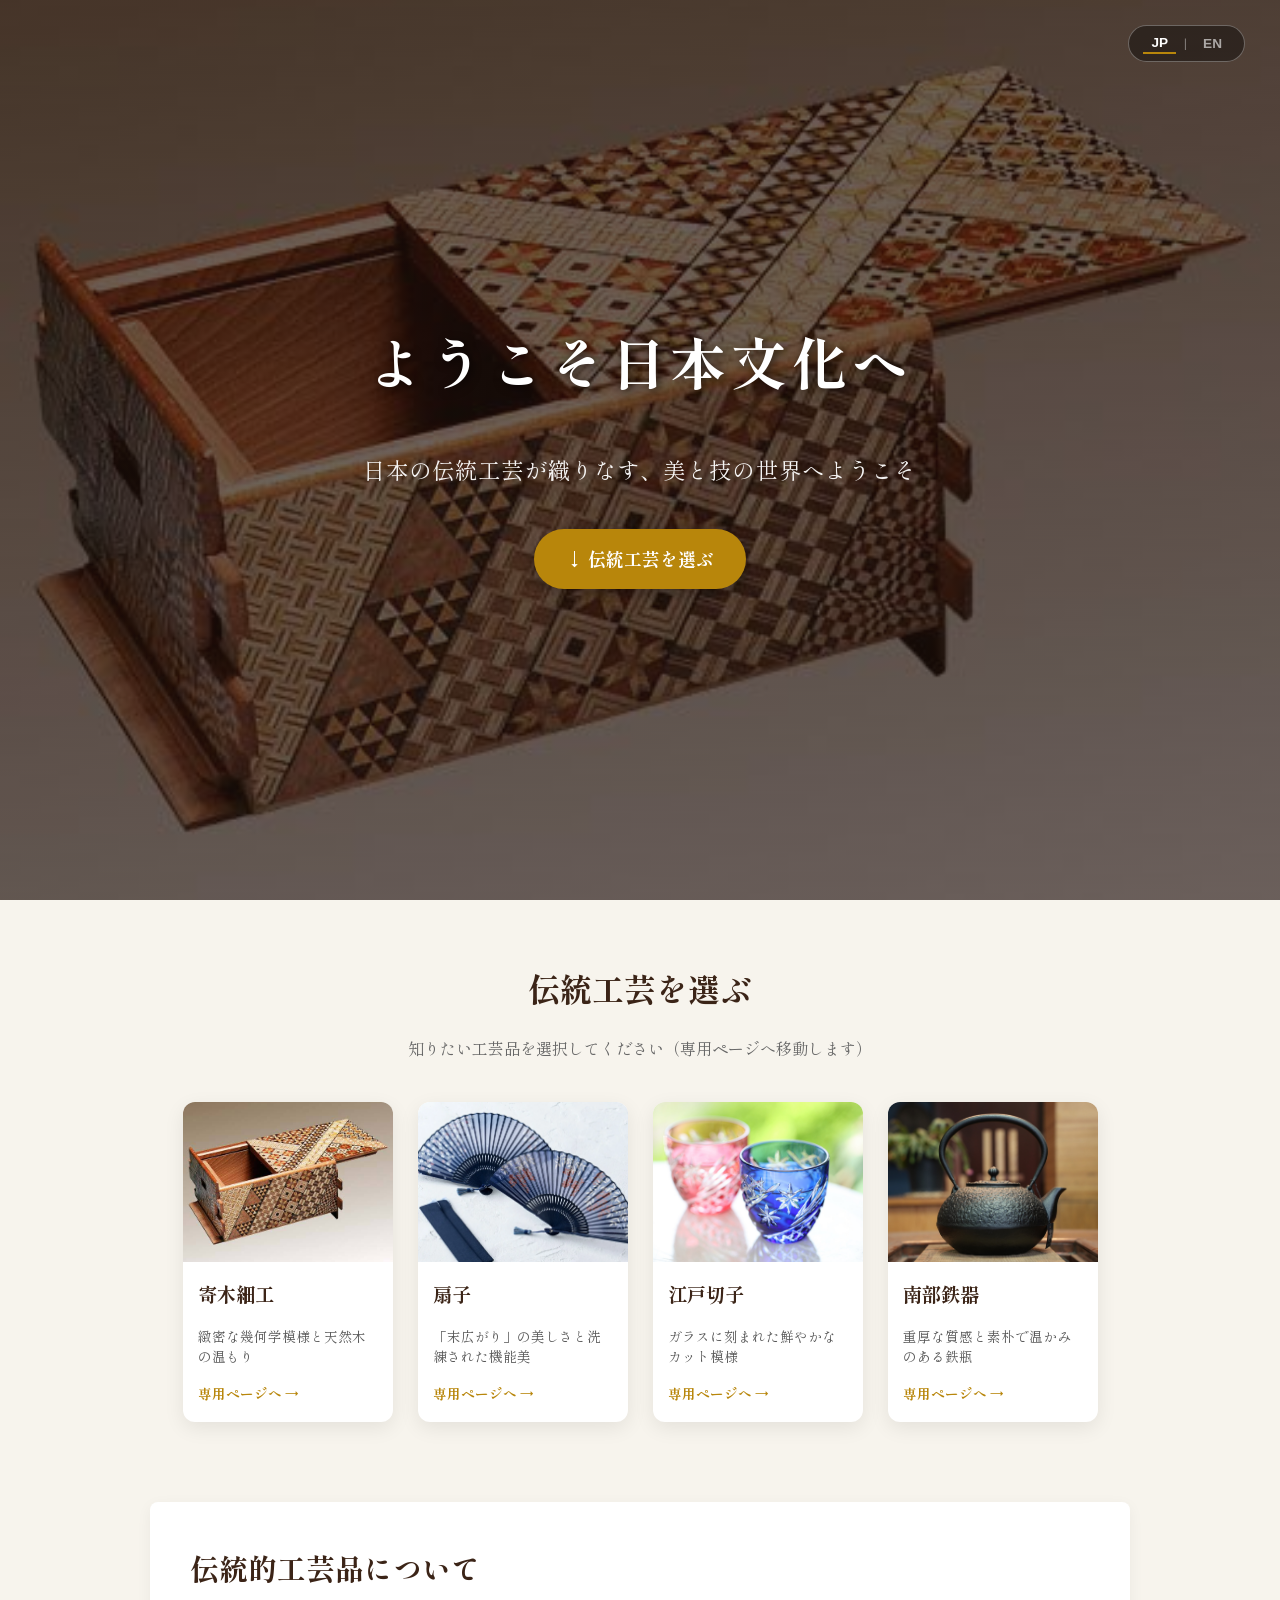
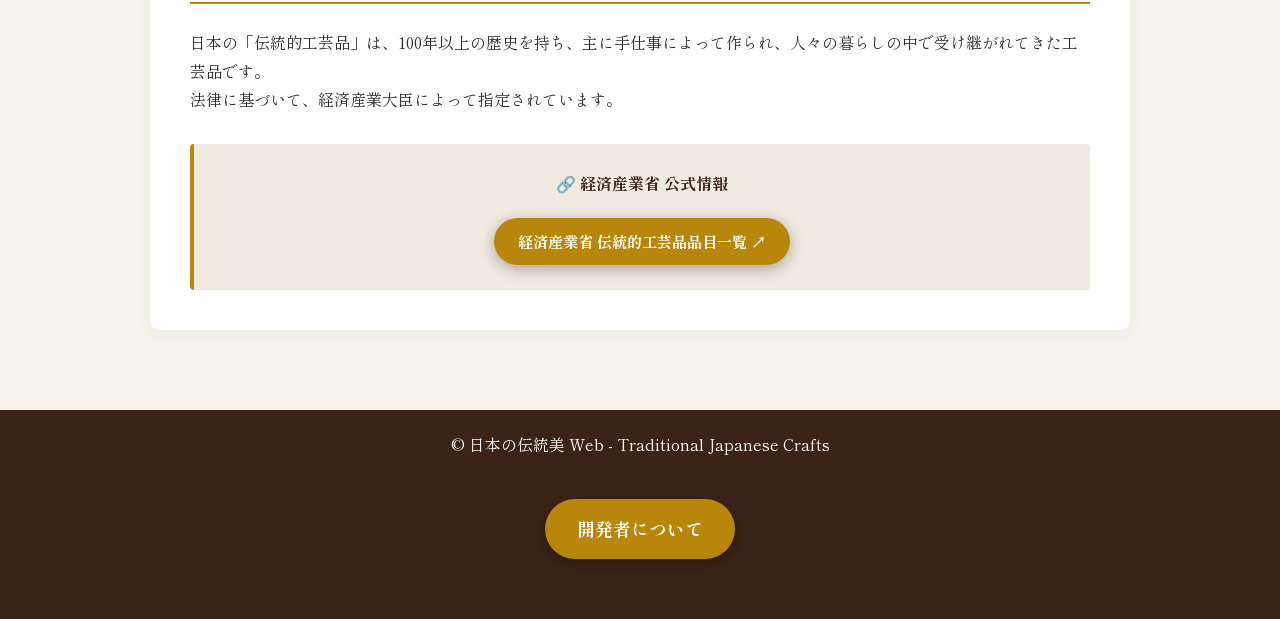
<file: index.html>
<!DOCTYPE html>
<html lang="ja">
<head>
  <meta charset="utf-8">
  <title>ようこそ日本文化へ</title>

  <link rel="stylesheet" href="style.css">
  <link rel="preconnect" href="https://fonts.gstatic.com">
  <link href="https://fonts.googleapis.com/css2?family=Shippori+Mincho:wght@400;700&display=swap" rel="stylesheet">
</head>

<body>

<!-- ① 表紙（ウェルカム画面） -->
<header class="hero">
  <div class="lang-switch-header">
    <button id="btn-ja" class="lang-btn active" onclick="switchLanguage('ja')">JP</button>
    <span class="lang-divider">|</span>
    <button id="btn-en" class="lang-btn" onclick="switchLanguage('en')">EN</button>
  </div>

  <div class="hero-content">
    <h1>
      <span class="lang-ja">ようこそ日本文化へ</span>
      <span class="lang-en" style="display: none;">Welcome to Japanese Culture</span>
    </h1>
    <p class="lang-ja">日本の伝統工芸が織りなす、美と技の世界へようこそ</p>
    <p class="lang-en" style="display: none;">Welcome to the world of beauty and craftsmanship in traditional Japanese arts.</p>
    
    <a href="#select-section" class="scroll-btn">
      <span class="lang-ja">↓ 伝統工芸を選ぶ</span>
      <span class="lang-en" style="display: none;">↓ Explore Crafts</span>
    </a>
  </div>
</header>


<!-- ② 選択画面（別ページへ飛ぶ4つのカード） -->
<section id="select-section" class="select-container">
  <h2>
    <span class="lang-ja">伝統工芸を選ぶ</span>
    <span class="lang-en" style="display: none;">Select a Craft</span>
  </h2>
  <p class="select-lead">
    <span class="lang-ja">知りたい工芸品を選択してください（専用ページへ移動します）</span>
    <span class="lang-en" style="display: none;">Choose a craft to view its detail page.</span>
  </p>

  <div class="card-grid">
    <!-- 1. 寄木細工 -->
    <a href="yosegi.html" class="card">
      <div class="card-img-wrapper">
        <img src="yosegi.jpeg" alt="寄木細工">
      </div>
      <div class="card-body">
        <h3>
          <span class="lang-ja">寄木細工</span>
          <span class="lang-en" style="display: none;">Yosegi Woodwork</span>
        </h3>
        <p>
          <span class="lang-ja">緻密な幾何学模様と天然木の温もり</span>
          <span class="lang-en" style="display: none;">Intricate geometric patterns and natural wood warmth.</span>
        </p>
        <span class="card-btn">
          <span class="lang-ja">専用ページへ →</span>
          <span class="lang-en" style="display: none;">Go to Page →</span>
        </span>
      </div>
    </a>

    <!-- 2. 扇子 -->
    <a href="sensu.html" class="card">
      <div class="card-img-wrapper">
        <img src="sensu.webp" alt="扇子">
      </div>
      <div class="card-body">
        <h3>
          <span class="lang-ja">扇子</span>
          <span class="lang-en" style="display: none;">Folding Fans</span>
        </h3>
        <p>
          <span class="lang-ja">「末広がり」の美しさと洗練された機能美</span>
          <span class="lang-en" style="display: none;">Functional elegance symbolizing prosperity and good fortune.</span>
        </p>
        <span class="card-btn">
          <span class="lang-ja">専用ページへ →</span>
          <span class="lang-en" style="display: none;">Go to Page →</span>
        </span>
      </div>
    </a>

    <!-- 3. 江戸切子 -->
    <a href="edokiriko.html" class="card">
      <div class="card-img-wrapper">
        <img src="edokiriko.jpg" alt="江戸切子">
      </div>
      <div class="card-body">
        <h3>
          <span class="lang-ja">江戸切子</span>
          <span class="lang-en" style="display: none;">Edo Kiriko Glass</span>
        </h3>
        <p>
          <span class="lang-ja">ガラスに刻まれた鮮やかなカット模様</span>
          <span class="lang-en" style="display: none;">Brilliant cut glass patterns creating stunning light reflections.</span>
        </p>
        <span class="card-btn">
          <span class="lang-ja">専用ページへ →</span>
          <span class="lang-en" style="display: none;">Go to Page →</span>
        </span>
      </div>
    </a>

    <!-- 4. 南部鉄器 -->
    <a href="nanbutekki.html" class="card">
      <div class="card-img-wrapper">
        <img src="nanbutekki.jpg" alt="南部鉄器">
      </div>
      <div class="card-body">
        <h3>
          <span class="lang-ja">南部鉄器</span>
          <span class="lang-en" style="display: none;">Nanbu Ironware</span>
        </h3>
        <p>
          <span class="lang-ja">重厚な質感と素朴で温かみのある鉄瓶</span>
          <span class="lang-en" style="display: none;">Durable cast ironware known for heat retention and rustic beauty.</span>
        </p>
        <span class="card-btn">
          <span class="lang-ja">専用ページへ →</span>
          <span class="lang-en" style="display: none;">Go to Page →</span>
        </span>
      </div>
    </a>
  </div>
</section>

<!-- 伝統的工芸品とは？＆ 経産省リンク -->
<section id="about-crafts" class="detail-section">
  <h2>
    <span class="lang-ja">伝統的工芸品について</span>
    <span class="lang-en" style="display: none;">About Traditional Crafts</span>
  </h2>
  
  <p class="lang-ja">
    日本の「伝統的工芸品」は、100年以上の歴史を持ち、主に手仕事によって作られ、人々の暮らしの中で受け継がれてきた工芸品です。<br>
    法律に基づいて、経済産業大臣によって指定されています。
  </p>
  <p class="lang-en" style="display: none;">
    Japan's "Traditional Crafts" are masterworks preserved for over 100 years, predominantly handcrafted and passed down through generations.
  </p>

  <div class="info-box" style="margin-top: 30px; text-align: center; padding: 25px;">
    <h3>
      <span class="lang-ja">🔗 経済産業省 公式情報</span>
      <span class="lang-en" style="display: none;">🔗 METI Official Information</span>
    </h3>
    <a href="https://www.meti.go.jp/policy/mono_info_service/mono/nichiyo-densan/index.html" target="_blank" rel="noopener noreferrer" class="scroll-btn" style="display: inline-block; padding: 10px 24px; font-size: 0.95rem; margin-top: 15px;">
      <span class="lang-ja">経済産業省 伝統的工芸品品目一覧 ↗</span>
      <span class="lang-en" style="display: none;">METI Traditional Crafts Page ↗</span>
    </a>
  </div>
</section>

<footer>
  &copy; 日本の伝統美 Web - Traditional Japanese Crafts
  <div style="text-align: center; margin: 40px 0;">
  <a href="dev.html" class="scroll-btn">
    <span class="lang-ja">開発者について</span>
    <span class="lang-en" style="display: none;">About Developer</span>
  </a>
</div>


</footer>

<script>
  // 1. 言語を切り替えて保存する関数
  function switchLanguage(lang) {
    const jaElements = document.querySelectorAll('.lang-ja');
    const enElements = document.querySelectorAll('.lang-en');
    const btnJa = document.getElementById('btn-ja');
    const btnEn = document.getElementById('btn-en');

    // ブラウザに言語設定を記憶させる
    localStorage.setItem('siteLang', lang);

    if (lang === 'en') {
      jaElements.forEach(el => el.style.display = 'none');
      enElements.forEach(el => el.style.display = 'inline-block');
      document.querySelectorAll('p.lang-en, div.lang-en').forEach(el => el.style.display = 'block');
      if (btnJa) btnJa.classList.remove('active');
      if (btnEn) btnEn.classList.add('active');
    } else {
      enElements.forEach(el => el.style.display = 'none');
      jaElements.forEach(el => el.style.display = 'inline-block');
      document.querySelectorAll('p.lang-ja, div.lang-ja').forEach(el => el.style.display = 'block');
      if (btnEn) btnEn.classList.remove('active');
      if (btnJa) btnJa.classList.add('active');
    }
  }

  // 2. ページを開いたとき、保存されている言語を自動で適用する
  document.addEventListener('DOMContentLoaded', () => {
    // 保存されている言語を取得（保存されていなければデフォルトで 'ja'）
    const savedLang = localStorage.getItem('siteLang') || 'ja';
    switchLanguage(savedLang);
  });
</script>

</body>
</html>
</file>
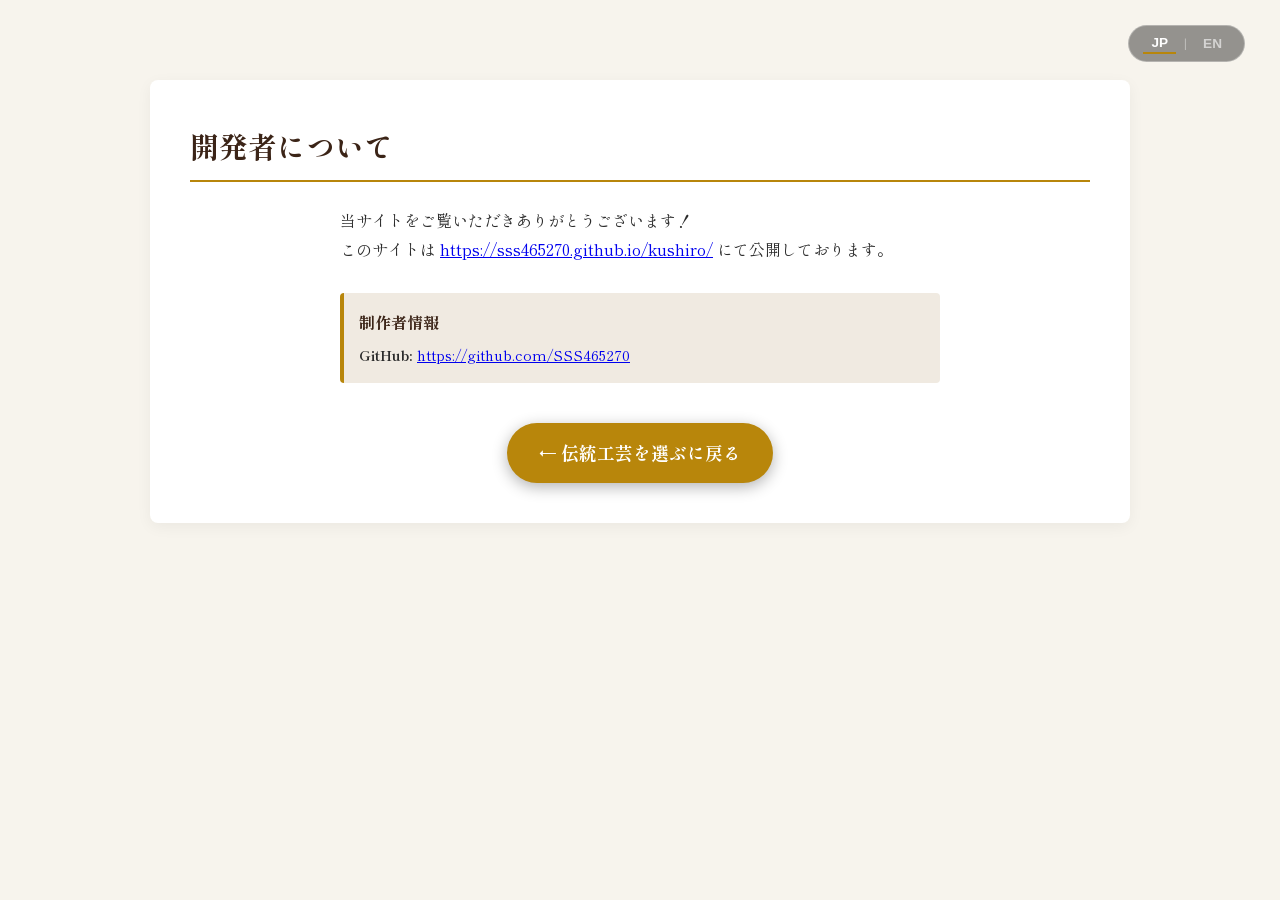
<file: dev.html>
<!DOCTYPE html>
<html lang="ja">
<head>
  <meta charset="utf-8">
  <title>開発者について - 日本の伝統美</title>
  <link rel="stylesheet" href="style.css">
  <link rel="preconnect" href="https://fonts.gstatic.com">
  <link href="https://fonts.googleapis.com/css2?family=Shippori+Mincho:wght@400;700&display=swap" rel="stylesheet">
</head>
<body>

<!-- 右上の言語切り替えUI -->
<div class="lang-switch-header">
  <button id="btn-ja" class="lang-btn active" onclick="switchLanguage('ja')">JP</button>
  <span class="lang-divider">|</span>
  <button id="btn-en" class="lang-btn" onclick="switchLanguage('en')">EN</button>
</div>

<section class="detail-section" style="margin-top: 80px;">
  <h2>
    <span class="lang-ja">開発者について</span>
    <span class="lang-en" style="display: none;">About the Developer</span>
  </h2>
  

  <div style="max-width: 600px; margin: 0 auto;">
    <p class="shop-text lang-ja">
  当サイトをご覧いただきありがとうございます！<br>
  このサイトは <a href="https://sss465270.github.io/kushiro/" target="_blank" rel="noopener noreferrer">https://sss465270.github.io/kushiro/</a> にて公開しております。
</p>
    <p class="shop-text lang-en" style="display: none;">
      Thank you for visiting our site!<br>
     </p>

    <div class="info-box" style="margin-top: 30px;">
      <h3>
        <span class="lang-ja">制作者情報</span>
        <span class="lang-en" style="display: none;">Profile</span>
      </h3>
      <p class="lang-ja">
  <strong>GitHub:</strong> <a href="https://github.com/SSS465270" target="_blank" rel="noopener noreferrer">https://github.com/SSS465270</a>
</p>
<p class="lang-en" style="display: none;">
  <strong>GitHub:</strong> <a href="https://github.com/SSS465270" target="_blank" rel="noopener noreferrer">https://github.com/SSS465270</a>
</p>
    </div>
  </div>

  <div style="text-align: center; margin-top: 40px;">
    <!-- 選択画面（#select-section)に戻るリンク -->
    <a href="index.html#select-section" class="scroll-btn">
      <span class="lang-ja">← 伝統工芸を選ぶに戻る</span>
      <span class="lang-en" style="display: none;">← Back to Selection</span>
    </a>
  </div>
</section>

<!-- 言語切り替えJS -->
<script>
  function switchLanguage(lang) {
    const jaElements = document.querySelectorAll('.lang-ja');
    const enElements = document.querySelectorAll('.lang-en');
    const btnJa = document.getElementById('btn-ja');
    const btnEn = document.getElementById('btn-en');

    localStorage.setItem('siteLang', lang);

    if (lang === 'en') {
      jaElements.forEach(el => el.style.display = 'none');
      enElements.forEach(el => el.style.display = 'inline-block');
      document.querySelectorAll('p.lang-en, div.lang-en').forEach(el => el.style.display = 'block');
      if (btnJa) btnJa.classList.remove('active');
      if (btnEn) btnEn.classList.add('active');
    } else {
      enElements.forEach(el => el.style.display = 'none');
      jaElements.forEach(el => el.style.display = 'inline-block');
      document.querySelectorAll('p.lang-ja, div.lang-ja').forEach(el => el.style.display = 'block');
      if (btnEn) btnEn.classList.remove('active');
      if (btnJa) btnJa.classList.add('active');
    }
  }

  document.addEventListener('DOMContentLoaded', () => {
    const savedLang = localStorage.getItem('siteLang') || 'ja';
    switchLanguage(savedLang);
  });
</script>

</body>
</html>
</file>
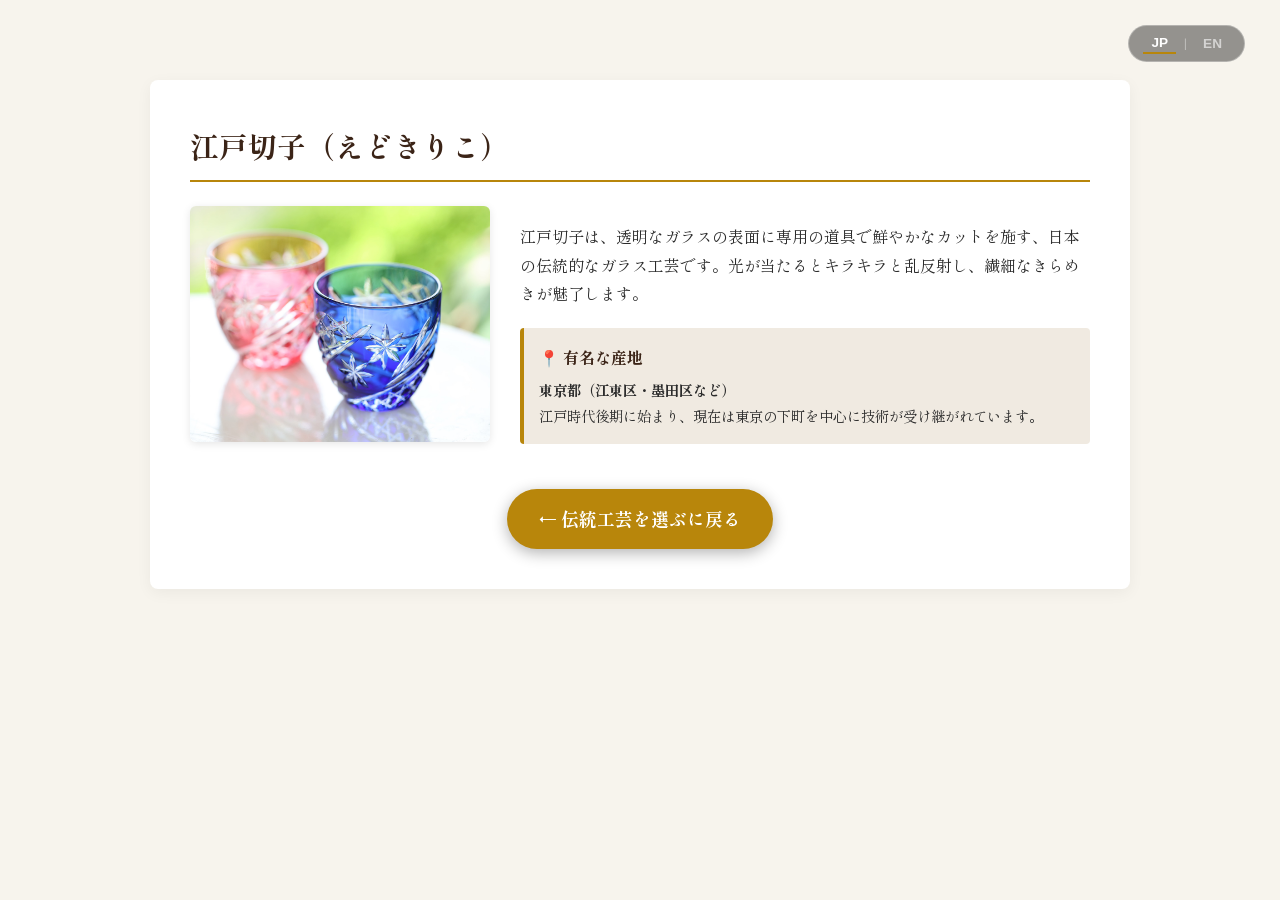
<file: edokiriko.html>
<!DOCTYPE html>
<html lang="ja">
<head>
  <meta charset="utf-8">
  <title>江戸切子 - 日本の伝統美</title>
  <link rel="stylesheet" href="style.css">
  <link rel="preconnect" href="https://fonts.gstatic.com">
  <link href="https://fonts.googleapis.com/css2?family=Shippori+Mincho:wght@400;700&display=swap" rel="stylesheet">
</head>
<body>

<div class="lang-switch-header">
  <button id="btn-ja" class="lang-btn active" onclick="switchLanguage('ja')">JP</button>
  <span class="lang-divider">|</span>
  <button id="btn-en" class="lang-btn" onclick="switchLanguage('en')">EN</button>
</div>

<section class="detail-section" style="margin-top: 80px;">
  <h2>
    <span class="lang-ja">江戸切子（えどきりこ）</span>
    <span class="lang-en" style="display: none;">Edo Kiriko (Cut Glass)</span>
  </h2>
  
  <div class="layout">
    <div>
      <img src="edokiriko.jpg" alt="江戸切子">
    </div>
    <div>
      <p class="shop-text lang-ja">
        江戸切子は、透明なガラスの表面に専用の道具で鮮やかなカットを施す、日本の伝統的なガラス工芸です。光が当たるとキラキラと乱反射し、繊細なきらめきが魅了します。
      </p>
      <p class="shop-text lang-en" style="display: none;">
        Edo Kiriko is a traditional craft where intricate patterns are carved into colored glass surfaces. The glass beautifully refracts light, captivating people with its delicate sparkle.
      </p>

      <div class="info-box">
        <h3>
          <span class="lang-ja">📍 有名な産地</span>
          <span class="lang-en" style="display: none;">📍 Famous Origin</span>
        </h3>
        <p class="lang-ja"><strong>東京都（江東区・墨田区など）</strong><br>江戸時代後期に始まり、現在は東京の下町を中心に技術が受け継がれています。</p>
        <p class="lang-en" style="display: none;"><strong>Tokyo (Koto Ward, Sumida Ward, etc.)</strong><br>Originating in the late Edo period, this craft continues to thrive in Tokyo's historic districts.</p>
      </div>
    </div>
  </div>

  <div style="text-align: center; margin-top: 40px;">

    <a href="index.html#select-section" class="scroll-btn">
  <span class="lang-ja">← 伝統工芸を選ぶに戻る</span>
  <span class="lang-en" style="display: none;">← Back to Selection</span>
</a>

  </div>
</section>

<script>
  // 1. 言語を切り替えて保存する関数
  function switchLanguage(lang) {
    const jaElements = document.querySelectorAll('.lang-ja');
    const enElements = document.querySelectorAll('.lang-en');
    const btnJa = document.getElementById('btn-ja');
    const btnEn = document.getElementById('btn-en');

    // ブラウザに言語設定を記憶させる
    localStorage.setItem('siteLang', lang);

    if (lang === 'en') {
      jaElements.forEach(el => el.style.display = 'none');
      enElements.forEach(el => el.style.display = 'inline-block');
      document.querySelectorAll('p.lang-en, div.lang-en').forEach(el => el.style.display = 'block');
      if (btnJa) btnJa.classList.remove('active');
      if (btnEn) btnEn.classList.add('active');
    } else {
      enElements.forEach(el => el.style.display = 'none');
      jaElements.forEach(el => el.style.display = 'inline-block');
      document.querySelectorAll('p.lang-ja, div.lang-ja').forEach(el => el.style.display = 'block');
      if (btnEn) btnEn.classList.remove('active');
      if (btnJa) btnJa.classList.add('active');
    }
  }

  // 2. ページを開いたとき、保存されている言語を自動で適用する
  document.addEventListener('DOMContentLoaded', () => {
    // 保存されている言語を取得（保存されていなければデフォルトで 'ja'）
    const savedLang = localStorage.getItem('siteLang') || 'ja';
    switchLanguage(savedLang);
  });
</script>

</body>
</html>
</file>
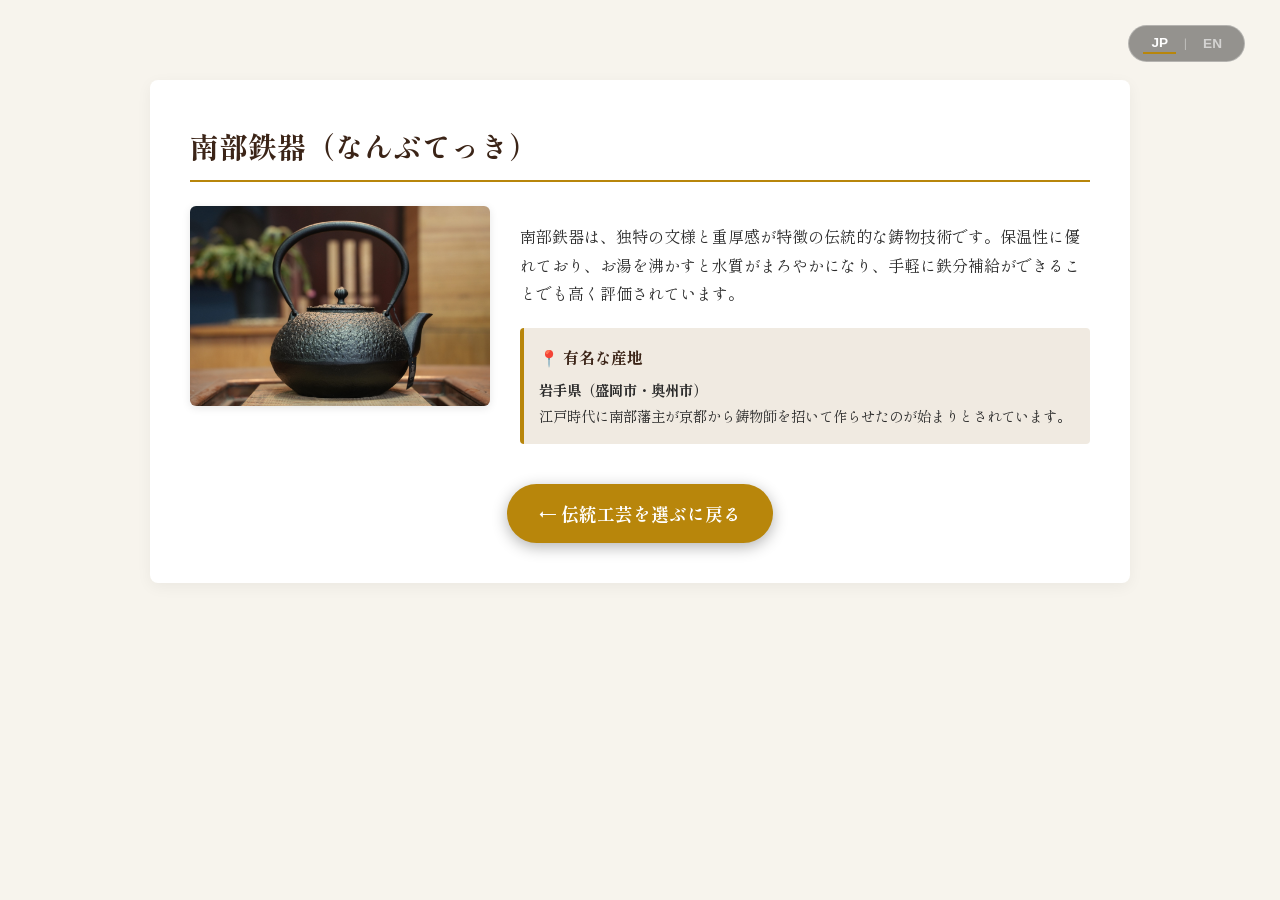
<file: nanbutekki.html>
<!DOCTYPE html>
<html lang="ja">
<head>
  <meta charset="utf-8">
  <title>南部鉄器 - 日本の伝統美</title>
  <link rel="stylesheet" href="style.css">
  <link rel="preconnect" href="https://fonts.gstatic.com">
  <link href="https://fonts.googleapis.com/css2?family=Shippori+Mincho:wght@400;700&display=swap" rel="stylesheet">
</head>
<body>

<div class="lang-switch-header">
  <button id="btn-ja" class="lang-btn active" onclick="switchLanguage('ja')">JP</button>
  <span class="lang-divider">|</span>
  <button id="btn-en" class="lang-btn" onclick="switchLanguage('en')">EN</button>
</div>

<section class="detail-section" style="margin-top: 80px;">
  <h2>
    <span class="lang-ja">南部鉄器（なんぶてっき）</span>
    <span class="lang-en" style="display: none;">Nanbu Tekki (Ironware)</span>
  </h2>
  
  <div class="layout">
    <div>
      <img src="nanbutekki.jpg" alt="南部鉄器">
    </div>
    <div>
      <p class="shop-text lang-ja">
        南部鉄器は、独特の文様と重厚感が特徴の伝統的な鋳物技術です。保温性に優れており、お湯を沸かすと水質がまろやかになり、手軽に鉄分補給ができることでも高く評価されています。
      </p>
      <p class="shop-text lang-en" style="display: none;">
        Nanbu Tekki is traditional cast ironware characterized by distinctive relief patterns and solid texture. Known for excellent heat retention, water boiled in Nanbu kettles tastes softer.
      </p>

      <div class="info-box">
        <h3>
          <span class="lang-ja">📍 有名な産地</span>
          <span class="lang-en" style="display: none;">📍 Famous Origin</span>
        </h3>
        <p class="lang-ja"><strong>岩手県（盛岡市・奥州市）</strong><br>江戸時代に南部藩主が京都から鋳物師を招いて作らせたのが始まりとされています。</p>
        <p class="lang-en" style="display: none;"><strong>Iwate Prefecture (Morioka & Oshu)</strong><br>Began when the local feudal lord invited master foundrymen from Kyoto during the Edo period.</p>
      </div>
    </div>
  </div>

  <div style="text-align: center; margin-top: 40px;">

    <a href="index.html#select-section" class="scroll-btn">
  <span class="lang-ja">← 伝統工芸を選ぶに戻る</span>
  <span class="lang-en" style="display: none;">← Back to Selection</span>
</a>

  </div>
</section>

<script>
  // 1. 言語を切り替えて保存する関数
  function switchLanguage(lang) {
    const jaElements = document.querySelectorAll('.lang-ja');
    const enElements = document.querySelectorAll('.lang-en');
    const btnJa = document.getElementById('btn-ja');
    const btnEn = document.getElementById('btn-en');

    // ブラウザに言語設定を記憶させる
    localStorage.setItem('siteLang', lang);

    if (lang === 'en') {
      jaElements.forEach(el => el.style.display = 'none');
      enElements.forEach(el => el.style.display = 'inline-block');
      document.querySelectorAll('p.lang-en, div.lang-en').forEach(el => el.style.display = 'block');
      if (btnJa) btnJa.classList.remove('active');
      if (btnEn) btnEn.classList.add('active');
    } else {
      enElements.forEach(el => el.style.display = 'none');
      jaElements.forEach(el => el.style.display = 'inline-block');
      document.querySelectorAll('p.lang-ja, div.lang-ja').forEach(el => el.style.display = 'block');
      if (btnEn) btnEn.classList.remove('active');
      if (btnJa) btnJa.classList.add('active');
    }
  }

  // 2. ページを開いたとき、保存されている言語を自動で適用する
  document.addEventListener('DOMContentLoaded', () => {
    // 保存されている言語を取得（保存されていなければデフォルトで 'ja'）
    const savedLang = localStorage.getItem('siteLang') || 'ja';
    switchLanguage(savedLang);
  });
</script>

</body>
</html>
</file>
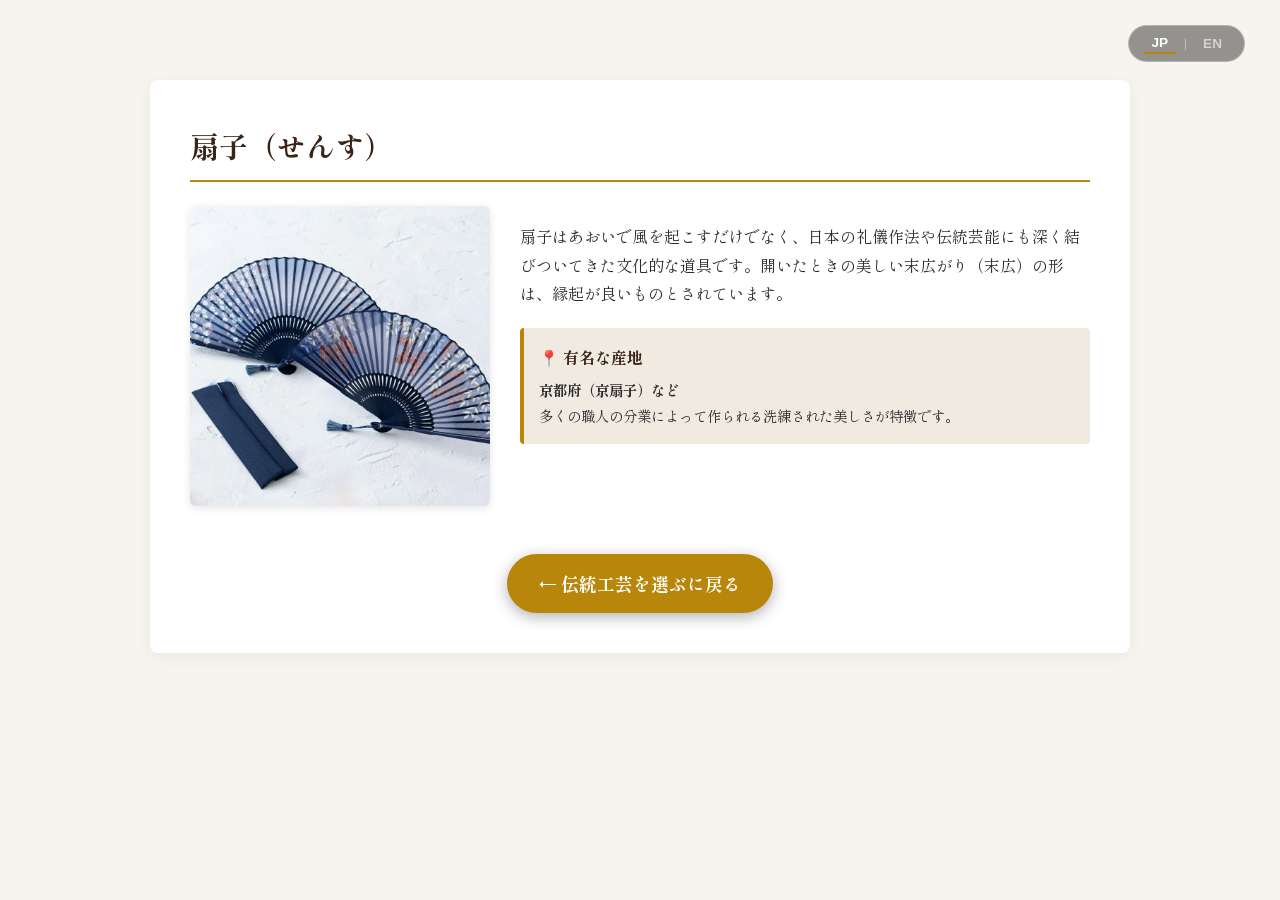
<file: sensu.html>
<!DOCTYPE html>
<html lang="ja">
<head>
  <meta charset="utf-8">
  <title>扇子 - 日本の伝統美</title>
  <link rel="stylesheet" href="style.css">
  <link rel="preconnect" href="https://fonts.gstatic.com">
  <link href="https://fonts.googleapis.com/css2?family=Shippori+Mincho:wght@400;700&display=swap" rel="stylesheet">
</head>
<body>

<!-- ① 右上の言語切り替えUI -->
<div class="lang-switch-header">
  <button id="btn-ja" class="lang-btn active" onclick="switchLanguage('ja')">JP</button>
  <span class="lang-divider">|</span>
  <button id="btn-en" class="lang-btn" onclick="switchLanguage('en')">EN</button>
</div>

<section class="detail-section" style="margin-top: 80px;">
  <h2>
    <span class="lang-ja">扇子（せんす）</span>
    <span class="lang-en" style="display: none;">Sensu (Folding Fans)</span>
  </h2>
  
  <div class="layout">
    <div>
      <img src="sensu.webp" alt="扇子">
    </div>
    <div>
      <p class="shop-text lang-ja">
        扇子はあおいで風を起こすだけでなく、日本の礼儀作法や伝統芸能にも深く結びついてきた文化的な道具です。開いたときの美しい末広がり（末広）の形は、縁起が良いものとされています。
      </p>
      <p class="shop-text lang-en" style="display: none;">
        Sensu are traditional folding fans that serve not only to cool oneself but also play a significant role in Japanese etiquette and performing arts. Their spreading shape symbolizes good fortune.
      </p>

      <div class="info-box">
        <h3>
          <span class="lang-ja">📍 有名な産地</span>
          <span class="lang-en" style="display: none;">📍 Famous Origin</span>
        </h3>
        <p class="lang-ja"><strong>京都府（京扇子）など</strong><br>多くの職人の分業によって作られる洗練された美しさが特徴です。</p>
        <p class="lang-en" style="display: none;"><strong>Kyoto Prefecture, etc.</strong><br>Crafted through a collaborative process among specialized artisans in Kyoto.</p>
      </div>
    </div>
  </div>

  <div style="text-align: center; margin-top: 40px;">

    <a href="index.html#select-section" class="scroll-btn">
  <span class="lang-ja">← 伝統工芸を選ぶに戻る</span>
  <span class="lang-en" style="display: none;">← Back to Selection</span>
</a>

  </div>
</section>

<!-- ② 言語切り替えJS -->
<script>
  // 1. 言語を切り替えて保存する関数
  function switchLanguage(lang) {
    const jaElements = document.querySelectorAll('.lang-ja');
    const enElements = document.querySelectorAll('.lang-en');
    const btnJa = document.getElementById('btn-ja');
    const btnEn = document.getElementById('btn-en');

    // ブラウザに言語設定を記憶させる
    localStorage.setItem('siteLang', lang);

    if (lang === 'en') {
      jaElements.forEach(el => el.style.display = 'none');
      enElements.forEach(el => el.style.display = 'inline-block');
      document.querySelectorAll('p.lang-en, div.lang-en').forEach(el => el.style.display = 'block');
      if (btnJa) btnJa.classList.remove('active');
      if (btnEn) btnEn.classList.add('active');
    } else {
      enElements.forEach(el => el.style.display = 'none');
      jaElements.forEach(el => el.style.display = 'inline-block');
      document.querySelectorAll('p.lang-ja, div.lang-ja').forEach(el => el.style.display = 'block');
      if (btnEn) btnEn.classList.remove('active');
      if (btnJa) btnJa.classList.add('active');
    }
  }

  // 2. ページを開いたとき、保存されている言語を自動で適用する
  document.addEventListener('DOMContentLoaded', () => {
    // 保存されている言語を取得（保存されていなければデフォルトで 'ja'）
    const savedLang = localStorage.getItem('siteLang') || 'ja';
    switchLanguage(savedLang);
  });
</script>

</body>
</html>
</file>
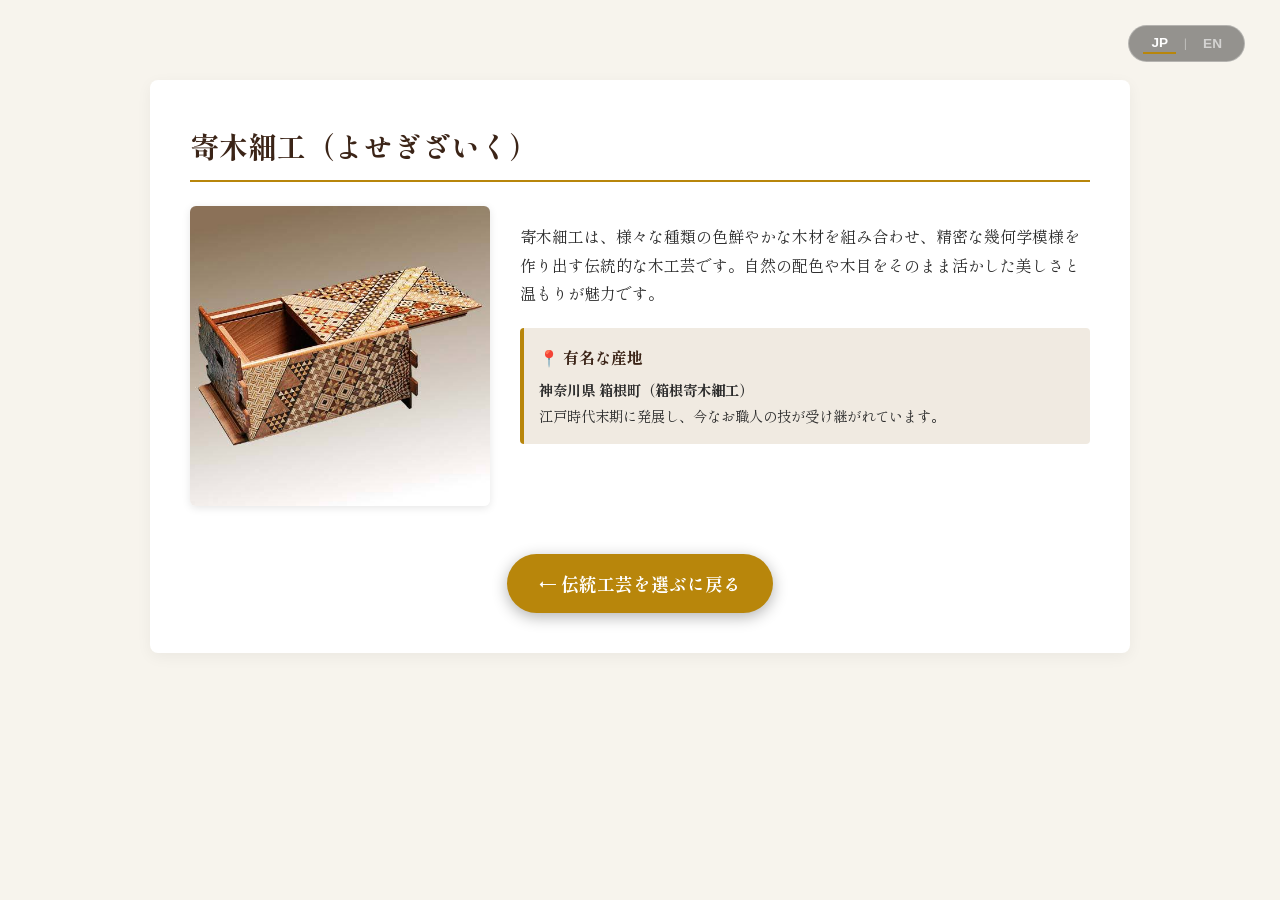
<file: yosegi.html>
<!DOCTYPE html>
<html lang="ja">
<head>
  <meta charset="utf-8">
  <title>寄木細工 - 日本の伝統美</title>
  <link rel="stylesheet" href="style.css">
  <link rel="preconnect" href="https://fonts.gstatic.com">
  <link href="https://fonts.googleapis.com/css2?family=Shippori+Mincho:wght@400;700&display=swap" rel="stylesheet">
</head>
<body>

<!-- 右上の言語切り替えUI -->
<div class="lang-switch-header">
  <button id="btn-ja" class="lang-btn active" onclick="switchLanguage('ja')">JP</button>
  <span class="lang-divider">|</span>
  <button id="btn-en" class="lang-btn" onclick="switchLanguage('en')">EN</button>
</div>

<section class="detail-section" style="margin-top: 80px;">
  <h2>
    <span class="lang-ja">寄木細工（よせぎざいく）</span>
    <span class="lang-en" style="display: none;">Yosegi-zaiku (Marquetry)</span>
  </h2>
  
  <div class="layout">
    <div>
      <img src="yosegi.jpeg" alt="寄木細工">
    </div>
    <div>
      <p class="shop-text lang-ja">
        寄木細工は、様々な種類の色鮮やかな木材を組み合わせ、精密な幾何学模様を作り出す伝統的な木工芸です。自然の配色や木目をそのまま活かした美しさと温もりが魅力です。
      </p>
      <p class="shop-text lang-en" style="display: none;">
        Yosegi-zaiku is a traditional Japanese woodworking technique that combines various natural woods to create intricate geometric patterns, praised for its natural warmth and precision.
      </p>

      <div class="info-box">
        <h3>
          <span class="lang-ja">📍 有名な産地</span>
          <span class="lang-en" style="display: none;">📍 Famous Origin</span>
        </h3>
        <p class="lang-ja"><strong>神奈川県 箱根町（箱根寄木細工）</strong><br>江戸時代末期に発展し、今なお職人の技が受け継がれています。</p>
        <p class="lang-en" style="display: none;"><strong>Hakone, Kanagawa Prefecture</strong><br>Developed in the late Edo period and preserved by master artisans today.</p>
      </div>
    </div>
  </div>

  <div style="text-align: center; margin-top: 40px;">

    <a href="index.html#select-section" class="scroll-btn">
  <span class="lang-ja">← 伝統工芸を選ぶに戻る</span>
  <span class="lang-en" style="display: none;">← Back to Selection</span>
</a>

  </div>
</section>

<!-- 言語切り替えJS -->
<script>
  // 1. 言語を切り替えて保存する関数
  function switchLanguage(lang) {
    const jaElements = document.querySelectorAll('.lang-ja');
    const enElements = document.querySelectorAll('.lang-en');
    const btnJa = document.getElementById('btn-ja');
    const btnEn = document.getElementById('btn-en');

    // ブラウザに言語設定を記憶させる
    localStorage.setItem('siteLang', lang);

    if (lang === 'en') {
      jaElements.forEach(el => el.style.display = 'none');
      enElements.forEach(el => el.style.display = 'inline-block');
      document.querySelectorAll('p.lang-en, div.lang-en').forEach(el => el.style.display = 'block');
      if (btnJa) btnJa.classList.remove('active');
      if (btnEn) btnEn.classList.add('active');
    } else {
      enElements.forEach(el => el.style.display = 'none');
      jaElements.forEach(el => el.style.display = 'inline-block');
      document.querySelectorAll('p.lang-ja, div.lang-ja').forEach(el => el.style.display = 'block');
      if (btnEn) btnEn.classList.remove('active');
      if (btnJa) btnJa.classList.add('active');
    }
  }

  // 2. ページを開いたとき、保存されている言語を自動で適用する
  document.addEventListener('DOMContentLoaded', () => {
    // 保存されている言語を取得（保存されていなければデフォルトで 'ja'）
    const savedLang = localStorage.getItem('siteLang') || 'ja';
    switchLanguage(savedLang);
  });
</script>

</body>
</html>
</file>
<file: style.css>
@charset "utf-8";

/* スムーズスクロール */
html {
  scroll-behavior: smooth;
}

body {
  background-color: #f7f4ed;
  color: #2b2b2b;
  font-family: "Shippori Mincho", "Hiragino Mincho ProN", serif;
  margin: 0;
  padding: 0;
  line-height: 1.8;
}

/* ① 表紙（ヒーローエリア） */
header.hero {
  position: relative;
  width: 100%;
  height: 100vh;
  box-sizing: border-box;
  background: linear-gradient(rgba(30, 15, 10, 0.65), rgba(30, 15, 10, 0.65)), url('yosegi.jpeg') no-repeat center center;
  background-size: cover;
  background-attachment: fixed;
  display: flex;
  flex-direction: column;
  justify-content: center;
  align-items: center;
  text-align: center;
  color: #ffffff;
  padding: 20px;
}

/* 右上の言語切り替えUI */
.lang-switch-header {
  position: absolute;
  top: 25px;
  right: 35px;
  display: flex;
  align-items: center;
  gap: 8px;
  background: rgba(0, 0, 0, 0.4);
  padding: 6px 14px;
  border-radius: 20px;
  border: 1px solid rgba(255, 255, 255, 0.3);
  z-index: 100;
}

.lang-btn {
  border: none;
  background: transparent;
  color: rgba(255, 255, 255, 0.6);
  font-size: 0.85rem;
  font-weight: bold;
  cursor: pointer;
  padding: 2px 8px;
  transition: all 0.3s;
}

.lang-btn.active {
  color: #ffffff;
  border-bottom: 2px solid #b8860b;
}

.lang-btn:hover {
  color: #ffffff;
}

.lang-divider {
  color: rgba(255, 255, 255, 0.4);
  font-size: 0.8rem;
}

/* メインタイトル・説明文 */
.hero-content {
  display: flex;
  flex-direction: column;
  align-items: center;
}

.hero-content h1 {
  font-size: 3.5rem;
  margin: 0 0 15px 0;
  letter-spacing: 0.08em;
  text-shadow: 2px 2px 10px rgba(0, 0, 0, 0.7);
}

.hero-content p {
  font-size: 1.4rem;
  margin-bottom: 40px;
  opacity: 0.95;
  letter-spacing: 0.05em;
}

.scroll-btn {
  display: inline-block;
  padding: 14px 32px;
  background-color: #b8860b;
  color: #ffffff;
  border-radius: 50px;
  text-decoration: none;
  font-weight: bold;
  font-size: 1.1rem;
  box-shadow: 0 4px 15px rgba(0, 0, 0, 0.3);
  transition: transform 0.2s, background-color 0.2s;
}

.scroll-btn:hover {
  background-color: #d4af37;
  transform: translateY(-3px);
}

/* ② 選択画面（カードエリア） */
.select-container {
  max-width: 1000px;
  margin: 60px auto;
  text-align: center;
  padding: 0 20px;
}

.select-container h2 {
  font-size: 2rem;
  color: #3b2417;
  margin-bottom: 10px;
}

.select-lead {
  color: #666;
  margin-bottom: 40px;
}

.card-grid {
  display: flex;
  justify-content: center;
  gap: 25px;
  flex-wrap: wrap;
}

.card {
  width: 210px;
  background-color: #ffffff;
  border-radius: 12px;
  overflow: hidden;
  box-shadow: 0 6px 20px rgba(0, 0, 0, 0.08);
  text-decoration: none;
  color: inherit;
  transition: transform 0.3s, box-shadow 0.3s;
  display: flex;
  flex-direction: column;
}

.card:hover {
  transform: translateY(-8px);
  box-shadow: 0 12px 30px rgba(0, 0, 0, 0.15);
}

.card-img-wrapper {
  height: 160px;
  overflow: hidden;
}

.card-img-wrapper img {
  width: 100%;
  height: 100%;
  object-fit: cover;
  transition: transform 0.3s;
}

.card:hover .card-img-wrapper img {
  transform: scale(1.05);
}

.card-body {
  padding: 15px;
  text-align: left;
}

.card-body h3 {
  margin: 0 0 8px 0;
  font-size: 1.2rem;
  color: #3b2417;
}

.card-body p {
  font-size: 0.85rem;
  color: #555;
  margin-bottom: 12px;
  line-height: 1.5;
}

.card-btn {
  color: #b8860b;
  font-weight: bold;
  font-size: 0.85rem;
}

/* ③ 詳細セクション */
.detail-section {
  max-width: 900px;
  margin: 80px auto;
  background-color: #ffffff;
  padding: 40px;
  border-radius: 8px;
  box-shadow: 0 4px 15px rgba(0, 0, 0, 0.05);
}

.detail-section h2 {
  font-size: 1.8rem;
  border-bottom: 2px solid #b8860b;
  padding-bottom: 8px;
  margin-top: 0;
  color: #3b2417;
}

.layout {
  display: flex;
  align-items: flex-start;
  gap: 30px;
  margin-top: 20px;
}

.layout img {
  width: 300px;
  height: auto;
  border-radius: 6px;
  box-shadow: 0 2px 8px rgba(0, 0, 0, 0.1);
}

.info-box {
  margin-top: 20px;
  padding: 15px;
  background-color: #f0eae1;
  border-left: 4px solid #b8860b;
  border-radius: 4px;
}

.info-box h3 {
  margin: 0 0 5px 0;
  font-size: 1rem;
  color: #3b2417;
}

.info-box p {
  margin: 0;
  font-size: 0.9rem;
}

/* フッター */
footer {
  text-align: center;
  padding: 20px;
  background-color: #3b2417;
  color: #ffffff;
  margin-top: 60px;
}
</file>
